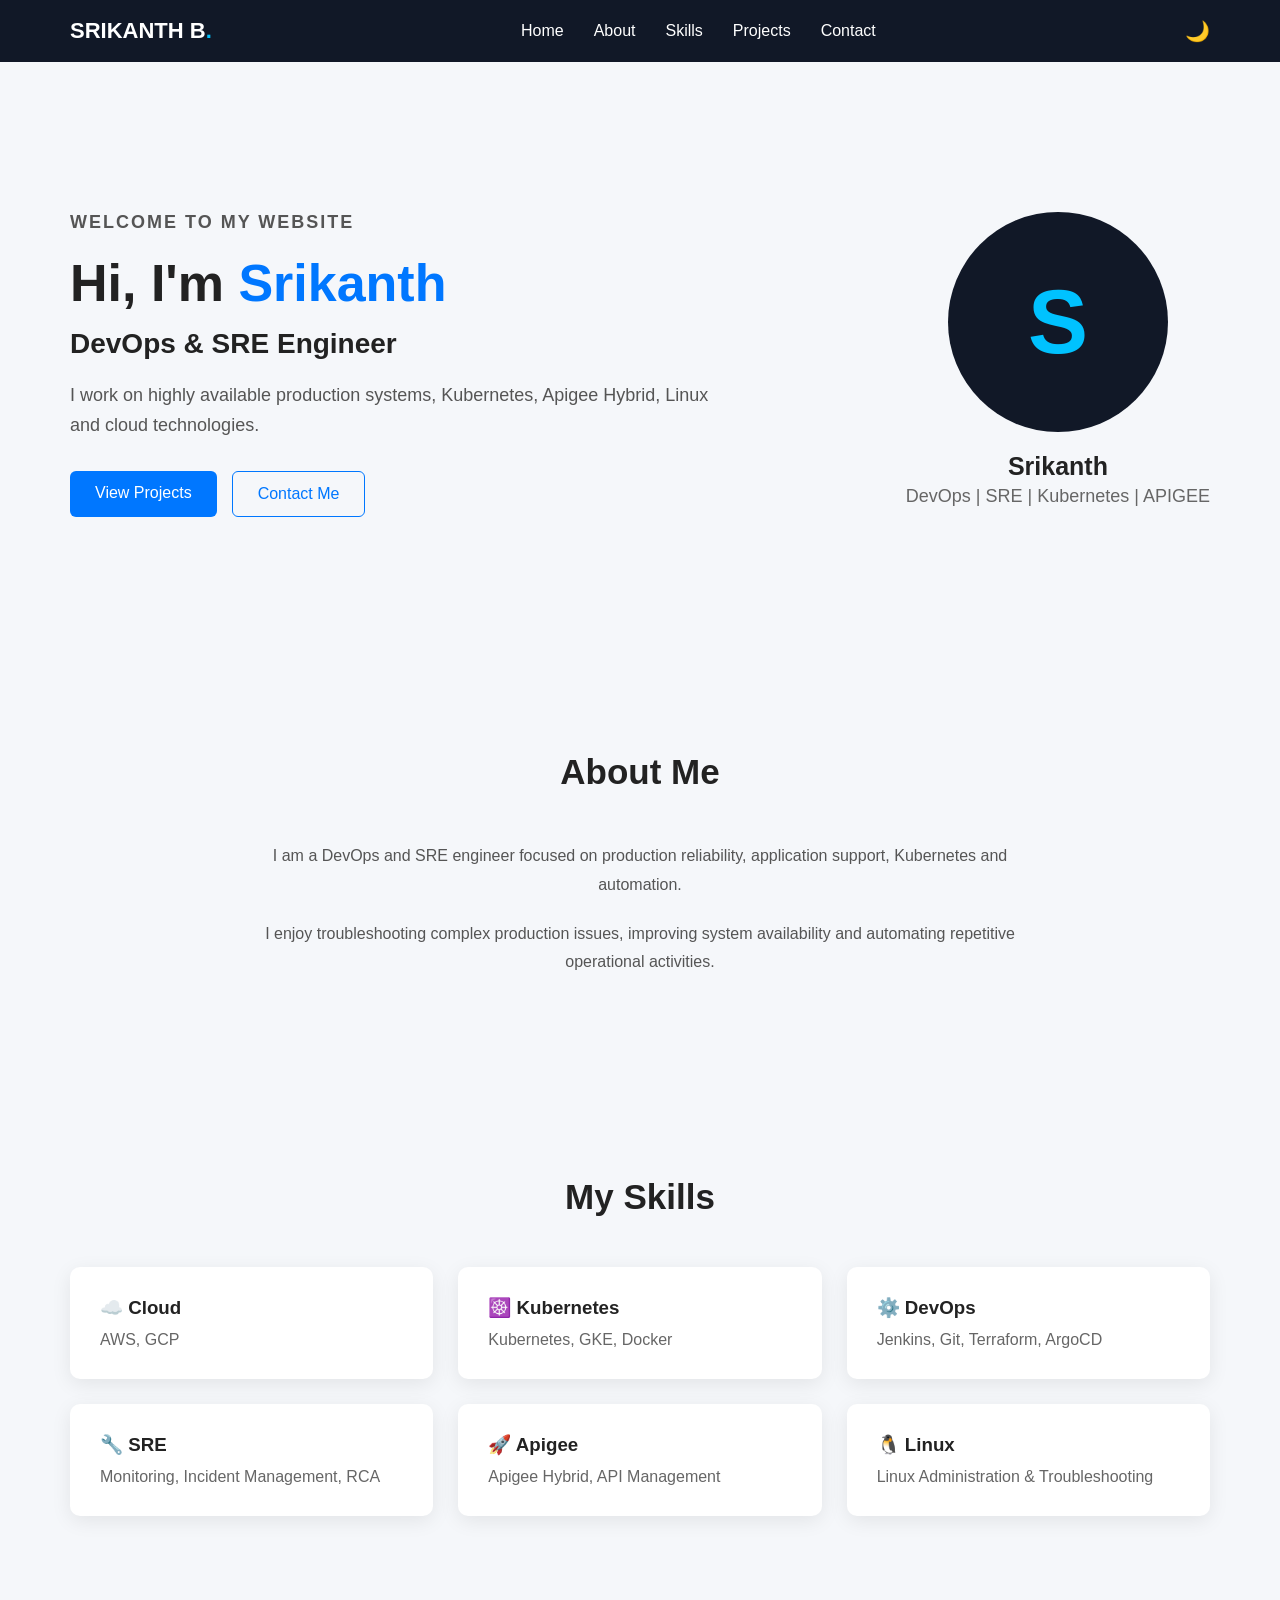
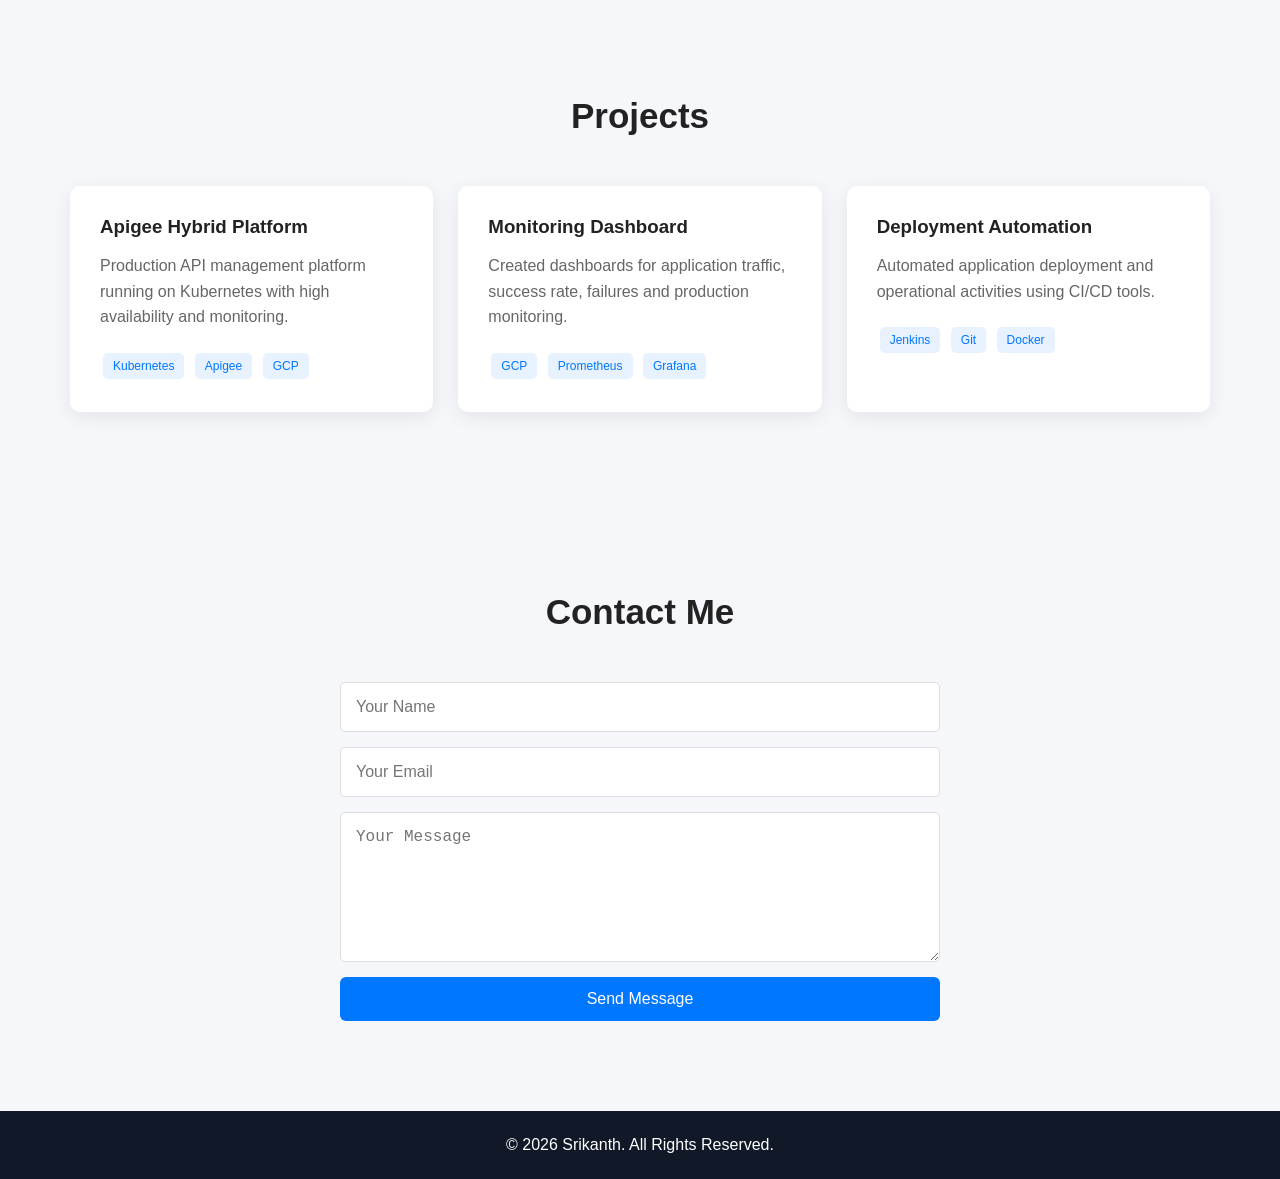
<file: index.html>
<!DOCTYPE html>
<html lang="en">
<head>
    <meta charset="UTF-8">
    <meta name="viewport" content="width=device-width, initial-scale=1.0">

    <title>Srikanth | DevOps/SRE Engineer</title>

    <link rel="stylesheet" href="style.css">
</head>

<body>

    <!-- Navigation -->
    <header>
        <nav class="navbar">

            <div class="logo">
                SRIKANTH B<span>.</span>
            </div>

            <ul class="nav-links">
                <li><a href="#home">Home</a></li>
                <li><a href="#about">About</a></li>
                <li><a href="#skills">Skills</a></li>
                <li><a href="#projects">Projects</a></li>
                <li><a href="#contact">Contact</a></li>
            </ul>

            <button id="themeBtn">🌙</button>

        </nav>
    </header>


    <!-- Hero Section -->
    <section id="home" class="hero">

        <div class="hero-text">

            <p class="welcome">WELCOME TO MY WEBSITE</p>

            <h1>
                Hi, I'm <span>Srikanth</span>
            </h1>

            <h2>DevOps & SRE Engineer</h2>

            <p>
                I work on highly available production systems,
                Kubernetes, Apigee Hybrid, Linux and cloud technologies.
            </p>

            <div class="buttons">
                <a href="#projects" class="btn primary">View Projects</a>
                <a href="#contact" class="btn secondary">Contact Me</a>
            </div>

        </div>

        <div class="profile-card">

            <div class="profile-circle">
                S
            </div>

            <h3>Srikanth</h3>

            <p>DevOps | SRE | Kubernetes | APIGEE</p>

        </div>

    </section>


    <!-- About -->
    <section id="about" class="section">

        <h2 class="section-title">About Me</h2>

        <div class="about">

            <p>
                I am a DevOps and SRE engineer focused on production
                reliability, application support, Kubernetes and
                automation.
            </p>

            <p>
                I enjoy troubleshooting complex production issues,
                improving system availability and automating repetitive
                operational activities.
            </p>

        </div>

    </section>


    <!-- Skills -->
    <section id="skills" class="section">

        <h2 class="section-title">My Skills</h2>

        <div class="skills">

            <div class="skill">
                <h3>☁️ Cloud</h3>
                <p>AWS, GCP</p>
            </div>

            <div class="skill">
                <h3>☸️ Kubernetes</h3>
                <p>Kubernetes, GKE, Docker</p>
            </div>

            <div class="skill">
                <h3>⚙️ DevOps</h3>
                <p>Jenkins, Git, Terraform, ArgoCD</p>
            </div>

            <div class="skill">
                <h3>🔧 SRE</h3>
                <p>Monitoring, Incident Management, RCA</p>
            </div>

            <div class="skill">
                <h3>🚀 Apigee</h3>
                <p>Apigee Hybrid, API Management</p>
            </div>

            <div class="skill">
                <h3>🐧 Linux</h3>
                <p>Linux Administration & Troubleshooting</p>
            </div>

        </div>

    </section>


    <!-- Projects -->
    <section id="projects" class="section">

        <h2 class="section-title">Projects</h2>

        <div class="projects">

            <div class="project-card">

                <h3>Apigee Hybrid Platform</h3>

                <p>
                    Production API management platform running on
                    Kubernetes with high availability and monitoring.
                </p>

                <div class="tags">
                    <span>Kubernetes</span>
                    <span>Apigee</span>
                    <span>GCP</span>
                </div>

            </div>


            <div class="project-card">

                <h3>Monitoring Dashboard</h3>

                <p>
                    Created dashboards for application traffic,
                    success rate, failures and production monitoring.
                </p>

                <div class="tags">
                    <span>GCP</span>
                    <span>Prometheus</span>
                    <span>Grafana</span>
                </div>

            </div>


            <div class="project-card">

                <h3>Deployment Automation</h3>

                <p>
                    Automated application deployment and operational
                    activities using CI/CD tools.
                </p>

                <div class="tags">
                    <span>Jenkins</span>
                    <span>Git</span>
                    <span>Docker</span>
                </div>

            </div>

        </div>

    </section>


    <!-- Contact -->
    <section id="contact" class="section contact">

        <h2 class="section-title">Contact Me</h2>

        <form id="contactForm">

            <input
                type="text"
                id="name"
                placeholder="Your Name"
                required
            >

            <input
                type="email"
                id="email"
                placeholder="Your Email"
                required
            >

            <textarea
                id="message"
                placeholder="Your Message"
                required
            ></textarea>

            <button type="submit" class="btn primary">
                Send Message
            </button>

        </form>

    </section>


    <!-- Footer -->
    <footer>

        <p>
            © 2026 Srikanth. All Rights Reserved.
        </p>

    </footer>


    <script src="script.js"></script>

</body>
</html>
</file>
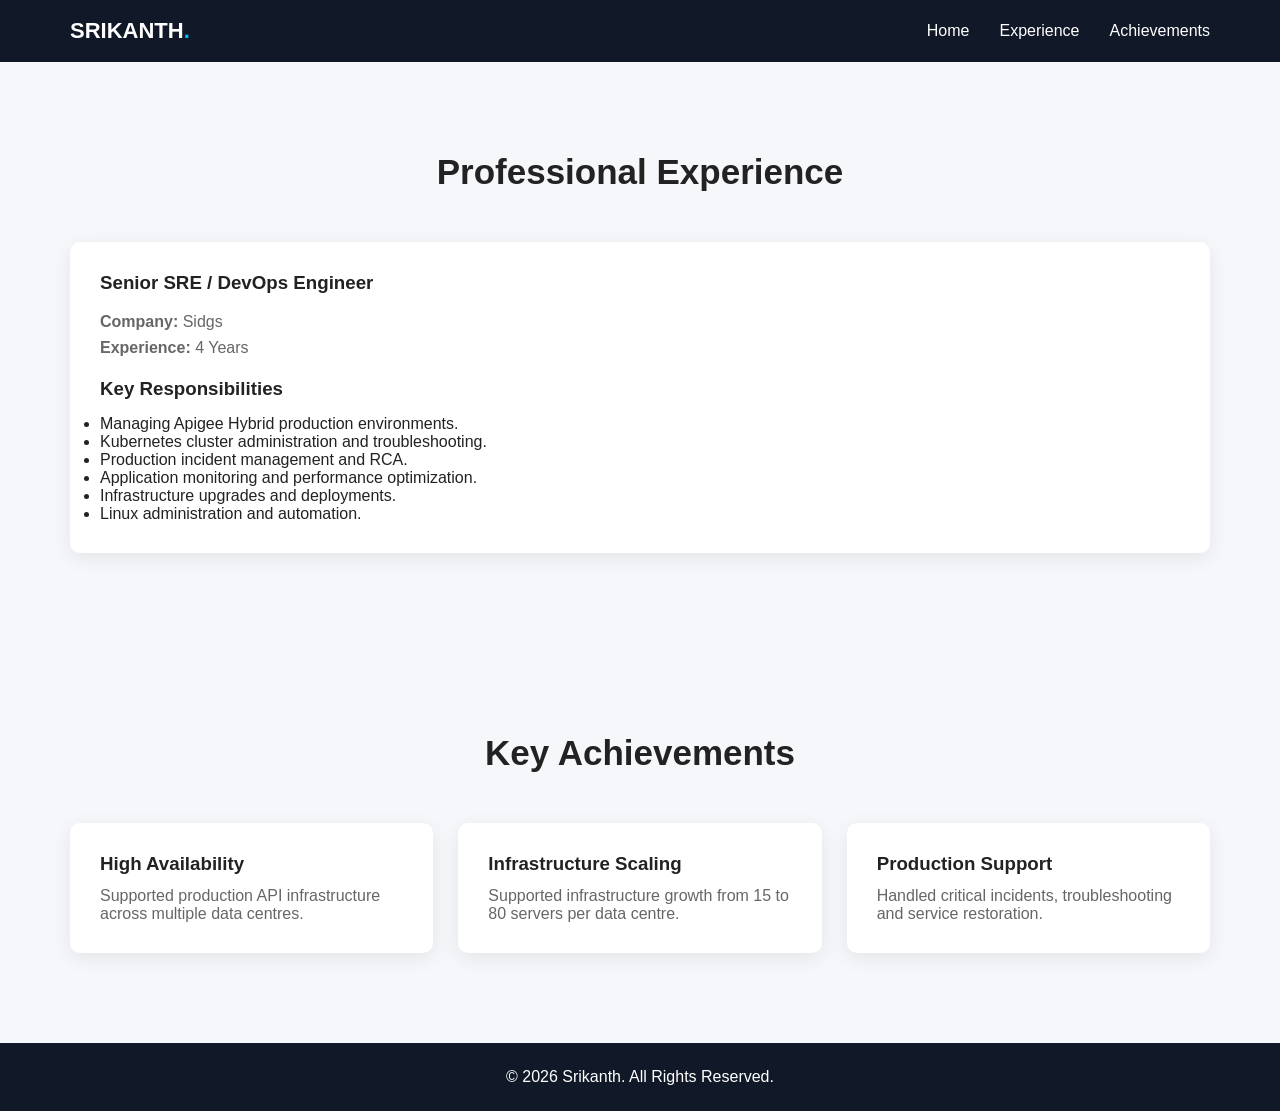
<file: experience.html>
<!DOCTYPE html>
<html lang="en">
<head>
    <meta charset="UTF-8">
    <meta name="viewport" content="width=device-width, initial-scale=1.0">

    <title>Professional Experience | Srikanth</title>

    <link rel="stylesheet" href="style.css">
</head>

<body>

    <header>
        <nav class="navbar">
            <div class="logo">SRIKANTH<span>.</span></div>

            <ul class="nav-links">
                <li><a href="index.html">Home</a></li>
                <li><a href="#experience">Experience</a></li>
                <li><a href="#achievements">Achievements</a></li>
            </ul>
        </nav>
    </header>

    <section class="section" id="experience">

        <h2 class="section-title">Professional Experience</h2>

        <div class="project-card">

            <h3>Senior SRE / DevOps Engineer</h3>

            <p><strong>Company:</strong> Sidgs</p>
            <p><strong>Experience:</strong> 4 Years</p>

            <br>

            <h3>Key Responsibilities</h3>

            <ul>
                <li>Managing Apigee Hybrid production environments.</li>
                <li>Kubernetes cluster administration and troubleshooting.</li>
                <li>Production incident management and RCA.</li>
                <li>Application monitoring and performance optimization.</li>
                <li>Infrastructure upgrades and deployments.</li>
                <li>Linux administration and automation.</li>
            </ul>

        </div>

    </section>

    <section class="section" id="achievements">

        <h2 class="section-title">Key Achievements</h2>

        <div class="skills">

            <div class="skill">
                <h3>High Availability</h3>
                <p>Supported production API infrastructure across multiple data centres.</p>
            </div>

            <div class="skill">
                <h3>Infrastructure Scaling</h3>
                <p>Supported infrastructure growth from 15 to 80 servers per data centre.</p>
            </div>

            <div class="skill">
                <h3>Production Support</h3>
                <p>Handled critical incidents, troubleshooting and service restoration.</p>
            </div>

        </div>

    </section>

    <footer>
        <p>© 2026 Srikanth. All Rights Reserved.</p>
    </footer>

</body>
</html>
</file>
<file: style.css>
* {
    margin: 0;
    padding: 0;
    box-sizing: border-box;
}

html {
    scroll-behavior: smooth;
}

body {
    font-family: Arial, sans-serif;
    background: #f5f7fa;
    color: #222;
}


/* Navbar */

header {
    background: #111827;
    position: sticky;
    top: 0;
    z-index: 1000;
}

.navbar {
    max-width: 1200px;
    margin: auto;

    display: flex;
    align-items: center;
    justify-content: space-between;

    padding: 18px 30px;
}

.logo {
    color: white;
    font-size: 22px;
    font-weight: bold;
}

.logo span {
    color: #00c2ff;
}

.nav-links {
    display: flex;
    list-style: none;
    gap: 30px;
}

.nav-links a {
    color: white;
    text-decoration: none;
    transition: 0.3s;
}

.nav-links a:hover {
    color: #00c2ff;
}

#themeBtn {
    background: none;
    border: none;
    color: white;
    font-size: 20px;
    cursor: pointer;
}


/* Hero */

.hero {
    max-width: 1200px;
    margin: auto;

    min-height: 600px;

    display: flex;
    align-items: center;
    justify-content: space-between;

    padding: 80px 30px;
}

.hero-text {
    max-width: 650px;
}

.welcome {
    color: #0077ff;
    font-weight: bold;
    letter-spacing: 2px;
}

.hero h1 {
    font-size: 52px;
    margin: 15px 0;
}

.hero h1 span {
    color: #0077ff;
}

.hero h2 {
    font-size: 28px;
    margin-bottom: 20px;
}

.hero p {
    font-size: 18px;
    line-height: 1.7;
    color: #555;
}


/* Buttons */

.buttons {
    margin-top: 30px;
    display: flex;
    gap: 15px;
}

.btn {
    display: inline-block;
    padding: 13px 25px;

    border-radius: 6px;

    text-decoration: none;

    border: none;

    cursor: pointer;

    font-size: 16px;
}

.primary {
    background: #0077ff;
    color: white;
}

.secondary {
    border: 1px solid #0077ff;
    color: #0077ff;
    background: transparent;
}


/* Profile */

.profile-card {
    text-align: center;
}

.profile-circle {
    width: 220px;
    height: 220px;

    border-radius: 50%;

    background: #111827;
    color: #00c2ff;

    display: flex;
    align-items: center;
    justify-content: center;

    font-size: 90px;
    font-weight: bold;

    margin: auto;
}

.profile-card h3 {
    margin-top: 20px;
    font-size: 25px;
}

.profile-card p {
    color: #666;
}


/* Sections */

.section {
    max-width: 1200px;
    margin: auto;
    padding: 90px 30px;
}

.section-title {
    text-align: center;
    font-size: 35px;
    margin-bottom: 50px;
}


/* About */

.about {
    max-width: 800px;
    margin: auto;
    text-align: center;
}

.about p {
    margin-bottom: 20px;
    line-height: 1.8;
    color: #555;
}


/* Skills */

.skills {
    display: grid;
    grid-template-columns: repeat(3, 1fr);
    gap: 25px;
}

.skill {
    background: white;
    padding: 30px;

    border-radius: 10px;

    box-shadow: 0 5px 20px rgba(0, 0, 0, 0.08);

    transition: 0.3s;
}

.skill:hover {
    transform: translateY(-8px);
}

.skill h3 {
    margin-bottom: 12px;
}

.skill p {
    color: #666;
}


/* Projects */

.projects {
    display: grid;
    grid-template-columns: repeat(3, 1fr);
    gap: 25px;
}

.project-card {
    background: white;

    padding: 30px;

    border-radius: 10px;

    box-shadow: 0 5px 20px rgba(0, 0, 0, 0.08);
}

.project-card h3 {
    margin-bottom: 15px;
}

.project-card p {
    line-height: 1.6;
    color: #666;
}

.tags {
    margin-top: 20px;
}

.tags span {
    display: inline-block;

    background: #e8f2ff;

    color: #0077ff;

    padding: 6px 10px;

    border-radius: 5px;

    margin: 3px;

    font-size: 12px;
}


/* Contact */

.contact form {
    max-width: 600px;
    margin: auto;

    display: flex;
    flex-direction: column;

    gap: 15px;
}

input,
textarea {
    width: 100%;

    padding: 15px;

    border: 1px solid #ddd;

    border-radius: 5px;

    font-size: 16px;
}

textarea {
    height: 150px;
    resize: vertical;
}


/* Footer */

footer {
    background: #111827;

    color: white;

    text-align: center;

    padding: 25px;
}


/* Dark mode */

body.dark {
    background: #0f172a;
    color: white;
}

body.dark .hero p,
body.dark .about p,
body.dark .skill p,
body.dark .project-card p,
body.dark .profile-card p {
    color: #bbb;
}

body.dark .skill,
body.dark .project-card {
    background: #1e293b;
}


/* Mobile */

@media (max-width: 768px) {

    .nav-links {
        display: none;
    }

    .hero {
        flex-direction: column;
        text-align: center;
        gap: 50px;
    }

    .hero h1 {
        font-size: 40px;
    }

    .buttons {
        justify-content: center;
    }

    .skills,
    .projects {
        grid-template-columns: 1fr;
    }

}
</file>
